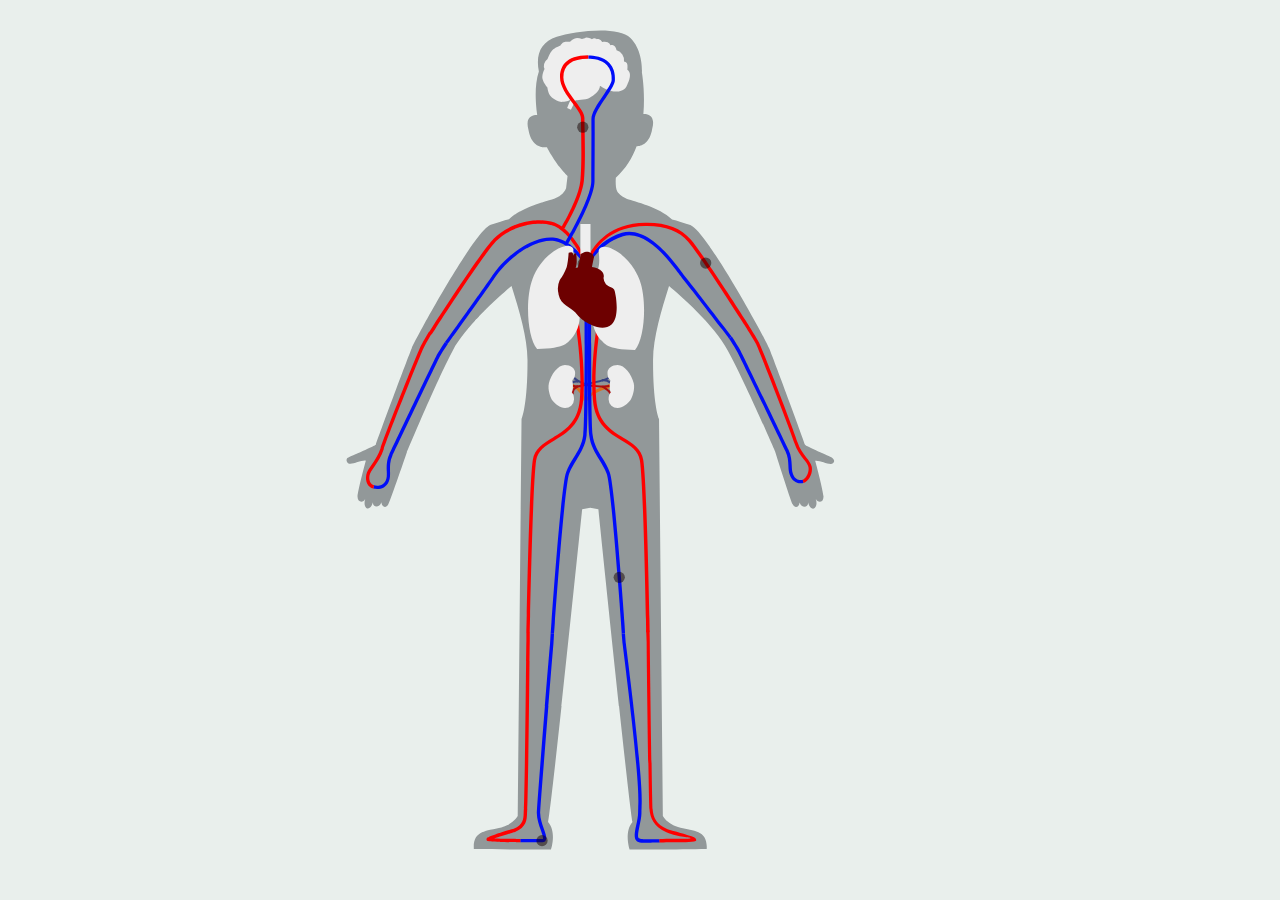
<file: scripts/archieSVGTemplate.html>
<!DOCTYPE html>
<html lang="en">
<head>
    <meta charset="UTF-8">
    <meta name="viewport" content="width=device-width, initial-scale=1.0">
    <title>Archie SVG Template</title>
    <link rel="stylesheet" href="custom.css" />
    
    <script type="text/javascript" src="archieSVGControl.js"></script>

</head>
<body>
   
    
    <svg id="svg_body_back" version="1.1" xmlns="http://www.w3.org/2000/svg" xmlns:xlink="http://www.w3.org/1999/xlink" x="100px" y="0px"
        viewBox="200 0 500 800" class="img">

        <g id="body">
        <path  class="bg1" d="M620.7,406.8c-2-1.4-23.7-10.3-24-11.5c-2-6.4-28.3-77.1-31.9-85.7C561.3,301,509,205.1,494.7,200
            c-6-2.2-11.6-3.8-16.2-5c-11.8-10.9-33-15.8-40-18.1c-3.1-1.5-7.3-4-8.8-6.9c-1.5-3-1.4-8.6-1.2-12.1c8.8-7.7,14.7-17.5,18.5-27.8
            c4.1-0.1,11.8-2.3,13.9-15.8c3.6-13.7-6.9-13-7.9-12.9c1.7-20.3-1.3-37-1.3-37s1.3-19.4-10.2-30.7c-11.5-11.2-51.2-5.6-65.5-1
            c-14.2,4.6-18.9,15.7-15.9,30.9c-5.4,15.8-1.4,38.7-1.4,38.7s-11.7-1.4-7.9,12.9c3,18.7,16.5,15.6,16.5,15.6s7.2,14.9,18.3,25.7
            l-1.3,10.9c0,0-2,6.4-10.6,9.3c-6.9,2.3-28.2,7.2-40.2,18.1c-4.6,1.2-10.2,2.8-16.2,5c-14.3,5.1-66.6,101-70.1,109.6
            c-3.6,8.6-29.9,79.3-31.9,85.7c-0.4,1.2-22.5,10.3-25,11.9c-0.7,0.4-2.2,2.3,0,4.5c2.7,2.7,11.4-2.7,16-2c-1.5,5-7,26.7-7.4,31.6
            c-0.2,5.9,5.3,6.2,6.9,2.2c-2.8,8.2,4,13.2,6.9,3c-0.9,4.9,5.8,5.7,7.4,0.2c0.1,3.5,3.8,6.2,6.2,1.7c1.9-3.7,16.5-46.3,16.5-46.3
            s26.1-62.7,40.7-90.2c12.3-23,42.8-49.5,52.3-57.4c6.7,21.5,14.1,45.7,14.2,65.8c0.1,37.5-4.5,50.4-5.2,52.2l-0.1,0l-3.4,353.1
            c0,0-3.9,7.5-15.7,10.4c-11.8,2.9-24.4,2.3-23.3,18.9c24.6,0.6,68.6,0.3,68.6,0.3s5.2-15.3-2.6-24.3
            c3.4-16.3,30.3-278.1,30.3-278.1l7.2-1.2l7.2,1.2c0,0,26.9,261.7,30.3,278.1c-7.7,9-2.6,24.3-2.6,24.3s44,0.3,68.6-0.3
            c1.1-16.6-11.5-16.1-23.3-18.9c-11.8-2.9-15.7-10.4-15.7-10.4l-3.4-353.1l-0.1,0c-0.7-1.8-5.3-14.7-5.2-52.2
            c0.1-20.1,7.5-44.3,14.2-65.8c9.5,7.9,40,34.4,52.3,57.4C543.2,339.3,570,401,570,401s13.8,43.6,15.7,47.3c2.4,4.6,6,1.8,6.2-1.7
            c1.6,5.5,8.3,4.7,7.4-0.2c2.9,10.2,9.8,5.2,6.9-3c1.6,4,7.1,3.8,6.9-2.2c-0.4-4.9-5.9-26.6-7.4-31.6c4.6-0.7,13.4,4.7,16,2
            C623.9,409.6,621.4,407.3,620.7,406.8z" />
        </g>
        <g id="svg-kidney">
        <path  class="cls-1" d="M401.99,341.438s18.707-3.628,19.979-5.643" />
        <path  class="cls-1" d="M423.949,340.23s-4.243-2.889-7.858-2.039" />
        <path  class="cls-2" d="M423.387,344.2s-14.325,1.377-21.012,11.363" />
        <path  class="cls-2" d="M423.387,342.215s-14.53,4.568-18.342,10.142" />
        <path  class="cls-3" d="M402.375,342.215s17.753,2.338,20.727.566" />
        <path  class="cls-3" d="M423.949,349.881s-1.042-2.52-7.451-6.457" />
        <path  class="kidney" d="M444.432,340.727c-1.844-7.868-8.22-16.233-14.247-16.233-5.009,0-9.072,3.047-9.072,6.8,0,2.692.312,4.508,2.553,6.662a18.236,
            18.236,0,0,0-.566,5.246c0,2.063.056,4.091.991,5.529-1.477,1.634-1.986,3.61-1.986,6.307a7.91,7.91,0,0,0,8.08,7.727c4.464,0,8.425-3.631,10.871-6.432C442.8,354.336,445.781,346.467,444.432,340.727Z"/>
        <path  class="cls-1" d="M400.812,341.438s-8.058-3.628-9.33-5.643" />
        <path  class="cls-1" d="M389.5,340.23a7.32,7.32,0,0,1,5.953-.993" />
        <path  class="cls-2" d="M390.063,344.2s9.427-.941,9.812,11.676" />
        <path  class="cls-2" d="M390.063,342.215s7.829,4.288,9.812,11.723" />
        <path  class="cls-3" d="M400.812,342.215s-7.49,2.338-10.462.566" />
        <path  class="cls-3" d="M390.35,350.579s-1.971-3.466,4.438-7.4" />
        <path  class="kidney" d="M369.018,340.727c1.845-7.868,8.221-16.233,14.248-16.233,5.009,0,9.072,3.047,9.072,6.8,0,2.692-.312,4.508-2.554,6.662a18.228,18.228,
            0,0,1,.568,5.246c0,2.063-.057,4.091-.993,5.529,1.477,1.634,1.986,3.61,1.986,6.307a7.909,7.909,0,0,1-8.079,7.727c-4.465,0-8.426-3.631-10.871-6.432C370.646,354.336,367.67,346.467,369.018,340.727Z"/>
        </g>
        <g id="svg-brain">
        <path  class="brain" d="M367.85,52.5s1.89-5.186,4.182-7.781,7.056-4.1,7.056-4.1,1.533-2.527,3.179-3.147,5.428-.314,5.428-.314,2.757-2.914,5.41-3.264a11.271,11.271,0,0,1,5.295.819L400.867,
            34c1.211-1.539,4.293-.21,6.43.825,2.031-1.631,4.356-.018,4.356-.018s2.609-.637,4.718,2.444c6.383-1.323,7.365,3.069,7.365,3.069s4.065-1.642,5.408,4.238a9.306,9.306,0,0,1,6.639,10.052c1.824.72,
            3.774.3,2.962,7.426,5.087,3.281.328,12.307.328,12.307s-1.261,3.355-2.643,4.5c-2.412,1.992-4.735,2.729-9.862,2.417-5.238-.319-12.2-4.927-12.2-4.927s.63,5.752-9.419,10.693c-3.38,1.663-12.173,
            2.061-12.173,2.061l-4.185,8.435L385.232,95.9a65.134,65.134,0,0,1,4.02-8.732c-1.914,2.886-4.047,3.073-8.131,3.384s-9.535-3.439-11.241-5.9-2.179-6.829-2.179-6.829-3.379-3.707-4.317-7.538,
            1.749-8.96,1.749-8.96a7.257,7.257,0,0,1-.385-4.545A8.442,8.442,0,0,1,367.85,52.5Z">

        </path>
        </g>
    </svg>

    <svg id="svg-core" version="1.1" xmlns="http://www.w3.org/2000/svg" xmlns:xlink="http://www.w3.org/1999/xlink" x="0px" y="0px"
        viewBox="200 0 500 800" class="img">

        <g id="constricted_core_shape">
        <path id="ven-core-arm"  class="st0" d="M403.8,236.2c0.1-0.2,11-20.5,31.1-26.3c20.5-5.9,41.6,22.6,49.5,33.3c1.3,1.8,2.3,3,2.9,3.8
            c3.7,4.2,25.3,32.2,36,46.2c2.9,3.8,5,6.5,5.7,7.6l2.4-1.8c-0.8-1.1-3-4-6.1-8c-10.9-14.2-32-41.6-35.8-46c-0.6-0.7-1.6-2-2.8-3.7
            c-8.3-11.2-30.2-40.9-52.8-34.4c-17.6,5-28.2,19.9-31.7,25.6c-3.6-5.3-14.2-19-27.8-21.1c-16.9-2.6-42.4,13.2-56.8,35.2
            c-3.5,5.3-27.9,39.3-37.4,52.4c-1.8,2.5-3.1,4.3-3.6,4.9l2.4,1.8c0.5-0.6,1.8-2.4,3.6-5c9.6-13.2,33.9-47.1,37.4-52.5
            c13.7-20.8,38.3-36.3,53.9-33.9c15.3,2.4,27,21.6,27.1,21.8L403.8,236.2z">
        <animate begin="1s" dur="10s" 
                repeatCount="indefinite" 
                attributeName="d" 
                values="
                M403.8,236.2c0.1-0.2,11-20.5,31.1-26.3c20.5-5.9,41.6,22.6,49.5,33.3c1.3,1.8,2.3,3,2.9,3.8
                c3.7,4.2,25.3,32.2,36,46.2c2.9,3.8,5,6.5,5.7,7.6l2.4-1.8c-0.8-1.1-3-4-6.1-8c-10.9-14.2-32-41.6-35.8-46c-0.6-0.7-1.6-2-2.8-3.7
                c-8.3-11.2-30.2-40.9-52.8-34.4c-17.6,5-28.2,19.9-31.7,25.6c-3.6-5.3-14.2-19-27.8-21.1c-16.9-2.6-42.4,13.2-56.8,35.2
                c-3.5,5.3-27.9,39.3-37.4,52.4c-1.8,2.5-3.1,4.3-3.6,4.9l2.4,1.8c0.5-0.6,1.8-2.4,3.6-5c9.6-13.2,33.9-47.1,37.4-52.5
                c13.7-20.8,38.3-36.3,53.9-33.9c15.3,2.4,27,21.6,27.1,21.8L403.8,236.2z;
                M410.8,237.2c0.1-0.2,6-12.5,26.1-18.3c20.5-5.9,34.6,9.6,42.5,20.3c1.3,1.8,7.3,9,7.9,9.8
                C491,253.3,522,290,535,314c2.3,4.2,23.4,43.9,24.1,44.9l3.9,2.1c-4-15-8-34-14-47c-8.8-19.2-32-49-37-56c-4.3-6-15-18-19-23
                c-5.9-7.4-28.4-38.4-50.9-31.9c-17.6,5-35.2,20.9-38.7,26.6c-3.6-5.3-19.2-21-32.8-23.1c-16.9-2.6-52.4,22.2-66.8,44.2
                c-3.5,5.3-32.7,49.2-39.4,64.4c-4.3,9.8-13.1,40.3-13.6,40.9l-0.6,5.8c0.5-0.6,26.8-44.9,32.6-55c7.6-13.2,30.9-46.1,34.4-51.5
                c13.7-20.8,41.3-37.3,56.9-34.9c15.3,2.4,22,16.6,22.1,16.8L410.8,237.2z;   
                ">
        </animate>
        </path>
        <path id="ven-leg-rt"  class="st0" d="M373.6,563.1c0-0.2,0.3-3.8,0.7-9.8c2.2-30.6,9.1-123,12.8-132.5c1.7-4.4,4.1-8.3,6.5-12.2
            c3.9-6.3,7.9-12.8,8.9-21.5c1.7-13.6,1.2-107.7,1.2-111.7l-3,0c0,1,0.5,97.9-1.2,111.3c-1,8.1-4.6,14-8.5,20.3
            c-2.4,3.9-4.9,8-6.7,12.7c-3.9,10-10.8,102.6-13,133.4c-0.4,5.4-0.6,8.9-0.7,9.7L373.6,563.1z">
        <animate begin="1s" dur="10s" repeatCount="indefinite" attributeName="d" 
                values="
                M373.6,563.1c0-0.2,0.3-3.8,0.7-9.8c2.2-30.6,9.1-123,12.8-132.5c1.7-4.4,4.1-8.3,6.5-12.2
                c3.9-6.3,7.9-12.8,8.9-21.5c1.7-13.6,1.2-107.7,1.2-111.7l-3,0c0,1,0.5,97.9-1.2,111.3c-1,8.1-4.6,14-8.5,20.3
                c-2.4,3.9-4.9,8-6.7,12.7c-3.9,10-10.8,102.6-13,133.4c-0.4,5.4-0.6,8.9-0.7,9.7L373.6,563.1z;
                M368.6,642c0-0.2,9-24,10-58c0.9-30.7,11-151,13-161c1-5,3.9-10.5,6.2-14.3
                c3.9-6.3,7.9-12.8,8.9-21.5c1.7-13.6,1.2-107.7,1.2-111.7l-8.3-0.5c0,1-5.4,97.6-7,111c-1,8.1-6.1,13.7-10,20c-2.4,3.9-6,14-7,20
                c-1.8,10.6-9,94-9,116c0,5-1.3,67.1-1,102L368.6,642z">

        </animate>
        </path>
        <path id="ven-leg-lt"  class="st0" d="M433.8,563.1c0-0.2-0.3-3.8-0.7-9.8c-2.2-30.6-9.1-123-12.8-132.5c-1.7-4.4-4.1-8.3-6.5-12.2
            c-3.9-6.3-7.9-12.8-8.9-21.5c-1.7-13.6-1.2-107.7-1.2-111.7l3,0c0,1-0.5,97.9,1.2,111.3c1,8.1,4.6,14,8.5,20.3
            c2.4,3.9,4.9,8,6.7,12.7c3.9,10,10.8,102.6,13,133.4c0.4,5.4,0.6,8.9,0.7,9.7L433.8,563.1z">
        <animate begin="1s" dur="10s" repeatCount="indefinite" attributeName="d" values="
                M433.8,563.1c0-0.2-0.3-3.8-0.7-9.8c-2.2-30.6-9.1-123-12.8-132.5c-1.7-4.4-4.1-8.3-6.5-12.2
                c-3.9-6.3-7.9-12.8-8.9-21.5c-1.7-13.6-1.2-107.7-1.2-111.7l3,0c0,1-0.5,97.9,1.2,111.3c1,8.1,4.6,14,8.5,20.3
                c2.4,3.9,4.9,8,6.7,12.7c3.9,10,10.8,102.6,13,133.4c0.4,5.4,0.6,8.9,0.7,9.7L433.8,563.1z;
                M443,642c0-0.2-9-24-10-58c-0.9-30.7-11-151-13-161c-1-5-3.9-10.5-6.2-14.3
                c-3.9-6.3-7.9-12.8-8.9-21.5c-1.7-13.6-1.2-107.7-1.2-111.7l8.3-0.5c0,1,5.4,97.6,7,111c1,8.1,6.1,13.7,10,20c2.4,3.9,6,14,7,20
                c1.8,10.6,9,94,9,116c0,5,1.3,67.1,1,102L443,642z">                             
        </animate>
        </path>
        <path id="art-leg-lt"  class="st1" d="M455.5,562c0-0.2-0.1-4.5-0.2-11.5c-0.7-32.5-2.7-123.4-5.4-141.2c-1.3-8.7-8.2-12.9-16.2-17.7
            c-11.1-6.7-23.7-14.3-25.6-36c-3.1-36.6,6.9-86.9,7-87.4l2.9,0.6c-0.1,0.5-10,50.4-6.9,86.6c1.7,20.2,13.6,27.3,24.1,33.7
            c8.3,5,16.1,9.7,17.7,19.8c2.8,18.2,4.8,109.3,5.5,141.8c0.1,6.3,0.2,10.4,0.2,11.3L455.5,562z">
        <animate begin="1s" dur="10s" repeatCount="indefinite" attributeName="d" values="
                M455.5,562c0-0.2-0.1-4.5-0.2-11.5c-0.7-32.5-2.7-123.4-5.4-141.2c-1.3-8.7-8.2-12.9-16.2-17.7
                c-11.1-6.7-23.7-14.3-25.6-36c-3.1-36.6,6.9-86.9,7-87.4l2.9,0.6c-0.1,0.5-10,50.4-6.9,86.6c1.7,20.2,13.6,27.3,24.1,33.7
                c8.3,5,16.1,9.7,17.7,19.8c2.8,18.2,4.8,109.3,5.5,141.8c0.1,6.3,0.2,10.4,0.2,11.3L455.5,562z;
                M457,644c-0.1-5-2.2-86.5-3-93c-2.3-18.5-6.3-120.3-9-138c-1.3-8.7-6-11.2-14-16
                c-11.1-6.7-23.1-16.3-25-38c-3.1-36.6,1.9-90.2,2-90.7l14,0.7c-0.1,0.5-6.1,49.9-3,86c1.7,20.2,11.5,24.7,22,31
                c8.3,5,15.1,12,17,22c3,15.7,9.7,132.9,8,159c-0.3,4-6.5,71-7,76L457,644z">                             
        </animate>
        </path>
        <path id="art-leg-rt"  class="st1" d="M352,562l-3-0.1c0-1,0.1-6.3,0.3-14.5c0.7-34.8,2.7-121,5.4-138.6c1.5-10.1,9.4-14.8,17.7-19.8
            c10.5-6.3,22.4-13.5,24.1-33.7c3.1-36.1-6.8-86.1-6.9-86.6l2.9-0.6c0.1,0.5,10.1,50.9,7,87.4c-1.9,21.7-14.5,29.3-25.6,36
            c-8,4.8-14.9,9-16.2,17.7c-2.6,17.2-4.6,103.4-5.4,138.2C352.1,556.3,352,561.8,352,562z">
        <animate begin="1s" dur="10s" repeatCount="indefinite" attributeName="d" values="
                M352,562l-3-0.1c0-1,0.1-6.3,0.3-14.5c0.7-34.8,2.7-121,5.4-138.6c1.5-10.1,9.4-14.8,17.7-19.8
                c10.5-6.3,22.4-13.5,24.1-33.7c3.1-36.1-6.8-86.1-6.9-86.6l2.9-0.6c0.1,0.5,10.1,50.9,7,87.4c-1.9,21.7-14.5,29.3-25.6,36
                c-8,4.8-14.9,9-16.2,17.7c-2.6,17.2-4.6,103.4-5.4,138.2C352.1,556.3,352,561.8,352,562z;
                M351,647l-2,0c-1-7-2-96-2-105c0-15,4.3-115.4,7-133c1.5-10.1,8.7-16,17-21
                c10.5-6.3,18.3-12.8,20-33c3.1-36.1-3.9-85.5-4-86l13-1c0.1,0.5,5.1,56.4,2,93c-1.9,21.7-14.9,34.3-26,41c-8,4.8-8.7,11.3-10,20
                c-2.6,17.2-6,104-6,115C360,550,360,612,351,647z">

        </animate>
        </path>
        <path id="art-arms"  class="st1" d="M404,235.9c0.3-1.4,8.9-34.4,50.6-35c17.6-0.3,30,4.3,38.2,14c10.1,12,36.7,53.2,47.9,70.6
            c3,4.7,4.9,7.7,5,7.8l2.5-1.6c-0.3-0.5-2.3-3.6-5.2-8.2c-11.3-17.6-37.6-58.3-47.9-70.5c-8.8-10.4-22-15.4-40.5-15
            c-35.5,0.6-48.4,24.1-52.1,33.5c-1.5-3.3-4-8.4-7.4-13.7c-7.7-12-15.8-19.1-24.2-20.9c-22.2-4.8-43.1,6.8-51,15.3
            c-11.3,12-44.8,63.4-54.9,79.1c-1,1.5-1.7,2.7-2.2,3.5c-0.3,0.5-0.5,0.8-0.6,1l2.5,1.6c0,0,0.2-0.4,0.6-0.9
            c0.5-0.7,1.2-1.9,2.3-3.5c10-15.5,43.6-67,54.6-78.7c8-8.6,28.3-18.7,48.2-14.4c18.2,3.9,30.9,36.1,31,36.4">
        <animate begin="1s" dur="10s" repeatCount="indefinite" attributeName="d" values="
                M404,235.9c0.3-1.4,8.9-34.4,50.6-35c17.6-0.3,30,4.3,38.2,14c10.1,12,36.7,53.2,47.9,70.6
                c3,4.7,4.9,7.7,5,7.8l2.5-1.6c-0.3-0.5-2.3-3.6-5.2-8.2c-11.3-17.6-37.6-58.3-47.9-70.5c-8.8-10.4-22-15.4-40.5-15
                c-35.5,0.6-48.4,24.1-52.1,33.5c-1.5-3.3-4-8.4-7.4-13.7c-7.7-12-15.8-19.1-24.2-20.9c-22.2-4.8-43.1,6.8-51,15.3
                c-11.3,12-44.8,63.4-54.9,79.1c-1,1.5-1.7,2.7-2.2,3.5c-0.3,0.5-0.5,0.8-0.6,1l2.5,1.6c0,0,0.2-0.4,0.6-0.9
                c0.5-0.7,1.2-1.9,2.3-3.5c10-15.5,43.6-67,54.6-78.7c8-8.6,28.3-18.7,48.2-14.4c18.2,3.9,30.9,36.1,31,36.4;
                M411,236.9c0.3-1.4,1.9-31.4,43.6-32c17.6-0.3,30,8.3,38.2,18c10.1,12,30.7,46.2,41.9,63.6
                c3,4.7,29.4,49.6,35,56.8l1.4-0.2c-5-27-13-46-21.1-59.6c-10.7-18-36.6-58.3-46.9-70.5c-8.8-10.4-30-20.4-48.5-20
                c-35.5,0.6-48.4,22.1-52.1,31.5c-1.5-3.3-4-2.4-7.4-7.7c-7.7-12-17.8-20.1-26.2-21.9c-22.2-4.8-53.1,8.8-61,17.3
                c-11.3,12-39.8,63.4-49.9,79.1c-1,1.5-8.6,16-10.2,21.5c-1.6,5.5-6.5,30.3-6.6,30.5l2.5-0.8c0,0,4.2-7.4,4.6-7.9
                c0.5-0.7,24.2-39.9,25.3-41.5c10-15.5,37.6-63,48.6-74.7c8-8.6,23.3-14.7,43.2-10.4c18.2,3.9,29.9,29.1,30,29.4">                             
        </animate>
        </path>
        <path id="ven-head"  class="st0" d="M385.8,217.3l-2.6-1.5c0.2-0.4,23.4-39.2,23.5-55c0.1-16.6,0.2-47.6,0.1-54.7c-0.1-5.6,5.1-13.3,10.2-20.7
            c3.7-5.5,7.6-11.2,7.8-14.2c0.3-5.7-1.1-10.1-4.1-13.3c-4.7-4.9-12.4-5.6-16.6-5.6v-3c4.7,0,13.3,0.9,18.7,6.6
            c3.6,3.8,5.2,9,4.9,15.5c-0.2,3.8-3.9,9.3-8.3,15.7c-4.6,6.7-9.7,14.3-9.7,19c0.1,7.1,0,38.1-0.1,54.8
            C409.6,177.3,386.8,215.6,385.8,217.3z">
        <animate begin="1s" dur="10s" repeatCount="indefinite" attributeName="d" values="
                M385.8,217.3l-2.6-1.5c0.2-0.4,23.4-39.2,23.5-55c0.1-16.6,0.2-47.6,0.1-54.7c-0.1-5.6,5.1-13.3,10.2-20.7
                c3.7-5.5,7.6-11.2,7.8-14.2c0.3-5.7-1.1-10.1-4.1-13.3c-4.7-4.9-12.4-5.6-16.6-5.6v-3c4.7,0,13.3,0.9,18.7,6.6
                c3.6,3.8,5.2,9,4.9,15.5c-0.2,3.8-3.9,9.3-8.3,15.7c-4.6,6.7-9.7,14.3-9.7,19c0.1,7.1,0,38.1-0.1,54.8
                C409.6,177.3,386.8,215.6,385.8,217.3z;
                M387,225l-8-7c0.2-0.4,24.9-42.3,25-58c0.1-16.6,0-46.9,0-54c0-9,4-14.6,9-22
                c3.7-5.5,6.9-8,7-11c0.3-5.7,0.1-7.9-3-11c-3-3-8.8-3.8-13-3.8v-16c9-0.2,17.3,3.9,22.7,9.6c3.6,3.8,7.2,14,6.9,20.5
                c-0.2,3.8-3.9,12.3-8.3,18.7c-4.6,6.7-9.5,12.4-9.4,17c0.1,7.1,0.1,37.3,0,54C415.9,178.6,388,223.4,387,225z
                "></animate>
        </path>
        <path id="art-head"  class="st1" d="M382.8,203.3l-2.6-1.5c0.2-0.3,15.2-25.4,16.8-41.1c1.3-12.7,0.8-35.8,0.6-48.2c-0.1-3.4-0.1-6.1-0.1-7.6
            c0-3.3-3.6-8.1-7.4-13.2c-5.3-7-11.2-14.9-11.2-23c0-8.9,4.4-19.5,25.1-19.5c0,0,0,0,0,0l0,3c0,0,0,0,0,0
            c-14.6,0-22.1,5.5-22.1,16.5c0,7.1,5.6,14.6,10.6,21.2c4.3,5.7,8.1,10.7,8.1,15c0,1.5,0.1,4.1,0.1,7.5c0.3,12.5,0.8,35.7-0.6,48.5
            C398.3,177.3,383.4,202.2,382.8,203.3z">
        <animate begin="1s" dur="10s" repeatCount="indefinite" attributeName="d" values="
                M382.8,203.3l-2.6-1.5c0.2-0.3,15.2-25.4,16.8-41.1c1.3-12.7,0.8-35.8,0.6-48.2c-0.1-3.4-0.1-6.1-0.1-7.6
                c0-3.3-3.6-8.1-7.4-13.2c-5.3-7-11.2-14.9-11.2-23c0-8.9,4.4-19.5,25.1-19.5c0,0,0,0,0,0l0,3c0,0,0,0,0,0
                c-14.6,0-22.1,5.5-22.1,16.5c0,7.1,5.6,14.6,10.6,21.2c4.3,5.7,8.1,10.7,8.1,15c0,1.5,0.1,4.1,0.1,7.5c0.3,12.5,0.8,35.7-0.6,48.5
                C398.3,177.3,383.4,202.2,382.8,203.3z;    
                M384,207l-11-5c0.2-0.3,15.3-25.3,17-41c1.3-12.7,1.9-36.2,1.6-48.6c-0.1-3.4-0.1-6.1-0.1-7.6
                c0-3.3-5.6-8.1-9.4-13.2c-5.3-7-8.2-14.9-8.2-23c0-8.9,9.4-26.5,30.1-26.5c0,0,0,0,0,0l0,16c0,0,0,0,0,0C389.3,58.2,387,63,387,71
                c0,7.1,4,10.4,9,17c4.3,5.7,7,10.7,7,15c0,1.5-0.1,5.6,0,9c0.3,12.5,0.4,35.1-1,48C400.3,176.4,384.6,205.9,384,207z"></animate>
        </path>
        </g>

    </svg>

    <svg id="svg-peripheral" version="1.1" xmlns="http://www.w3.org/2000/svg" xmlns:xlink="http://www.w3.org/1999/xlink" x="0px" y="0px"
        viewBox="200 0 500 800" class="img">

    <g id="constricted_periphery_shape">
    <path id="ven-arm-lf"  class="st0" d="M592.7,429.6c-4.3,0-7.8-2.7-9.6-7.6c-1-2.7-1.1-5.4-1.2-8.3c-0.2-3.9-0.3-7.9-2.6-12.7
        c-4.3-9.1-39-80.9-42.3-87.3c-2.1-4.1-7.9-12.8-7.9-12.8l2.5-1.7c0.2,0.4,5.9,8.9,8.1,13.2c3.3,6.4,38,78.2,42.3,87.4
        c2.5,5.4,2.7,9.9,2.9,13.9c0.1,2.7,0.2,5.1,1,7.4c2.1,6,6.4,5.9,8.8,5.4l0.7,2.9C594.4,429.5,593.5,429.6,592.7,429.6z">
    <animate begin="1s" dur="10s" repeatCount="indefinite" attributeName="d" values="
            M592.7,429.6c-4.3,0-7.8-2.7-9.6-7.6c-1-2.7-1.1-5.4-1.2-8.3c-0.2-3.9-0.3-7.9-2.6-12.7
            c-4.3-9.1-39-80.9-42.3-87.3c-2.1-4.1-7.9-12.8-7.9-12.8l2.5-1.7c0.2,0.4,5.9,8.9,8.1,13.2c3.3,6.4,38,78.2,42.3,87.4
            c2.5,5.4,2.7,9.9,2.9,13.9c0.1,2.7,0.2,5.1,1,7.4c2.1,6,6.4,5.9,8.8,5.4l0.7,2.9C594.4,429.5,593.5,429.6,592.7,429.6z;
            M597,445c-4.3,0-14.3-5.1-16-10c-1-2.7-5.4-19.5-6.1-22.3c-0.9-3.7-7.6-20.9-9.9-25.7
            c-4.3-9.1-13.8-37.5-17-44c-1.8-3.7-15.6-36.8-20-44l1-3c18,18,25,28,30,42c2.4,6.8,15,36.3,18,45c1.9,5.6,9.8,23,10,27
            c0.1,2.7,0.9,8.8,2,11c1,2,3,5,5,4l7,19C599.6,444.7,597.9,445,597,445z
            "></animate>
    </path>
    <path id="ven-arm-rt"  class="st0" d="M216.4,434.7c-1.2,0-2.4-0.2-3.5-0.4l0.7-2.9c1.8,0.4,7.9,1.4,10.5-4.6c1-2.1,0.9-4.8,0.8-8
        c-0.1-4.4-0.3-9.4,2.3-15c4.8-10.2,38.2-80.3,41.3-86.5c2.2-4.3,7.9-12.8,8.1-13.2l2.5,1.7c-0.1,0.1-5.8,8.7-7.9,12.8
        c-3.1,6.2-36.4,76.2-41.3,86.5c-2.3,4.9-2.2,9.5-2.1,13.6c0.1,3.4,0.2,6.5-1.1,9.3C224.7,433,220.4,434.7,216.4,434.7z">
    <animate begin="1s" dur="10s" repeatCount="indefinite" attributeName="d" values="
            M216.4,434.7c-1.2,0-2.4-0.2-3.5-0.4l0.7-2.9c1.8,0.4,7.9,1.4,10.5-4.6c1-2.1,0.9-4.8,0.8-8
            c-0.1-4.4-0.3-9.4,2.3-15c4.8-10.2,38.2-80.3,41.3-86.5c2.2-4.3,7.9-12.8,8.1-13.2l2.5,1.7c-0.1,0.1-5.8,8.7-7.9,12.8
            c-3.1,6.2-36.4,76.2-41.3,86.5c-2.3,4.9-2.2,9.5-2.1,13.6c0.1,3.4,0.2,6.5-1.1,9.3C224.7,433,220.4,434.7,216.4,434.7z;
            M219,447c-1,0-5,0-7-1l2.6-15.6c1.8,0.4,4.4,1.6,6.5-3.6c0.9-2.2-0.1-6.8-0.2-10
            c-0.1-4.4,3.4-9.3,6-14.8c4.8-10.2,15.8-37.6,20-47c14-31,15-41,35-57l3-1c-0.1,0.1-12.4,29.2-14,33c-3,7-27.2,66.8-32,77
            c-2.3,4.9-4.1,9.9-4,14c0.1,3.4-3,15-5,18C227,443.5,220,447,219,447z
            "></animate>
    </path>

    <path id="ven-leg-lf"  class="st0" d="M459.5,749c-1,0-1.9,0-3,0c-1.4,0-3.1,0-5.3,0c-2,0-3.6-0.6-4.6-1.9
        c-2.3-2.8-1.2-8,0.1-13.9c0.8-3.7,1.6-7.4,1.6-10.7c0-1.7,0.1-3.2,0.1-4.8c0.4-10.3,1-25.9-13.9-145.6c0-0.3-0.6-6.2-0.8-9l3-0.1
        c0.1,2.7,0.7,8.7,0.7,8.8c14.9,119.9,14.4,135,14,146.1c-0.1,1.6-0.1,3-0.1,4.7c0,3.6-0.9,7.5-1.7,11.3c-1,4.8-2.1,10.5-0.6,11.2
        c2,1,6.1,1,7.5,1c3.4,0,5.4,0,10.9-0.2l0.1,3C463.7,749,461.6,749,459.5,749z">
    <animate begin="1s" dur="10s" repeatCount="indefinite" attributeName="d" values="
            M459.5,749c-1,0-1.9,0-3,0c-1.4,0-3.1,0-5.3,0c-2,0-3.6-0.6-4.6-1.9
            c-2.3-2.8-1.2-8,0.1-13.9c0.8-3.7,1.6-7.4,1.6-10.7c0-1.7,0.1-3.2,0.1-4.8c0.4-10.3,1-25.9-13.9-145.6c0-0.3-0.6-6.2-0.8-9l3-0.1
            c0.1,2.7,0.7,8.7,0.7,8.8c14.9,119.9,14.4,135,14,146.1c-0.1,1.6-0.1,3-0.1,4.7c0,3.6-0.9,7.5-1.7,11.3c-1,4.8-2.1,10.5-0.6,11.2
            c2,1,6.1,1,7.5,1c3.4,0,5.4,0,10.9-0.2l0.1,3C463.7,749,461.6,749,459.5,749z;     
            M459.5,753c-1,0-1.9,0-3,0c-1.4,0-6.1,0-8.3,0c-2,0-4.6-1.6-5.6-2.9
            c-2.3-2.8-2.9-6.2-1.6-12.1c0.8-3.7,4-3.8,4-7c0-1.7,0.1-2.4,0-4c-1-11-9-68-11.5-130.9c0-0.3-1.6-61.2-1.8-64l2-6.1
            c0.1,2.7,11.7,58.7,11.7,58.8c6.5,85.3,10.4,122,10,133.1c-0.1,1.6,0.6,6.5,0.6,8.2c0,3.6,0.5,4-0.4,7.8c-1,4.8-4.1,6.5-2.6,7.2
            c2,1,2.1,1,3.5,1c3.4,0,5.4,0,10.9-0.2l0.1,11C463.7,753,461.6,753,459.5,753z
            "></animate>
    </path>
    <path id="ven-leg-rt"  class="st0" d="M363.3,748.7c-3.8,0-6.8,0-9.8,0c-3,0-6,0-9.9,0v-3c3.8,0,6.9,0,9.9,0
        c3,0,6,0,9.8,0c0.2,0,0.3,0,0.4,0c0.5-0.8-1-5.2-2-8.1c-1.6-4.6-3.4-9.9-3.4-14.6c0-7.6,11.1-144.5,11.7-150.3l0.6-9.8l3,0.2
        l-0.6,9.8c-0.1,1.5-11.7,142.6-11.7,150.1c0,4.2,1.7,9.2,3.2,13.6c1.8,5.1,3,8.8,1.5,10.8C365.7,748,364.9,748.7,363.3,748.7z">
    <animate begin="1s" dur="10s" repeatCount="indefinite" attributeName="d" values="
            M363.3,748.7c-3.8,0-6.8,0-9.8,0c-3,0-6,0-9.9,0v-3c3.8,0,6.9,0,9.9,0
            c3,0,6,0,9.8,0c0.2,0,0.3,0,0.4,0c0.5-0.8-1-5.2-2-8.1c-1.6-4.6-3.4-9.9-3.4-14.6c0-7.6,11.1-144.5,11.7-150.3l0.6-9.8l3,0.2
            l-0.6,9.8c-0.1,1.5-11.7,142.6-11.7,150.1c0,4.2,1.7,9.2,3.2,13.6c1.8,5.1,3,8.8,1.5,10.8C365.7,748,364.9,748.7,363.3,748.7z;
            M368.3,752.7c-3.8,0-11.8,0-14.8,0c-3,0-6,0-9.9,0v-14c3.8,0,3.9,0,6.9,0
            c3,0,1.5,0.3,4.8-1c0.2-0.1,1.3-1,1.4-1c0.5-0.8,0.9-2.1,0-5.1c-0.7-2.6-0.4-3.9-0.4-8.6c0-7.6,11.1-144.5,11.7-150.3l7.6-62.8
            l1,0.2l1.4,86.8c-0.1,1.5-9,119.1-9.7,127.1c-0.5,6.1-2.3,5,1.2,9.6c3.3,4.3,3,15.8,1.5,17.8C370.7,752,369.9,752.7,368.3,752.7z
            "></animate>
    </path>

    <path id="art-arm-lf"  class="st1" d="M595.4,429.3l-0.8-2.9c2.9-0.8,6.1-6.6,5.1-11.3c-0.4-2-2.1-4.2-4.2-6.8c-2.8-3.6-6.3-8-8.2-14.2
        c-3.2-10.2-31.7-83.8-34.3-88.5c-2.6-4.8-7.5-12.3-7.5-12.4l2.5-1.6c0.2,0.3,5,7.7,7.6,12.6c2.8,5,31.2,78.3,34.5,89.1
        c1.8,5.7,4.9,9.7,7.7,13.3c2.3,2.9,4.2,5.4,4.8,8.1C603.9,420.5,600.2,428,595.4,429.3z">
    <animate begin="1s" dur="10s" repeatCount="indefinite" attributeName="d" values="
            M595.4,429.3l-0.8-2.9c2.9-0.8,6.1-6.6,5.1-11.3c-0.4-2-2.1-4.2-4.2-6.8c-2.8-3.6-6.3-8-8.2-14.2
            c-3.2-10.2-31.7-83.8-34.3-88.5c-2.6-4.8-7.5-12.3-7.5-12.4l2.5-1.6c0.2,0.3,5,7.7,7.6,12.6c2.8,5,31.2,78.3,34.5,89.1
            c1.8,5.7,4.9,9.7,7.7,13.3c2.3,2.9,4.2,5.4,4.8,8.1C603.9,420.5,600.2,428,595.4,429.3z;                           
            M601,444l-7-19c2-1,1.9-3.3,1-8c-0.4-2-2-4.4-4-7c-2.8-3.6-13.4-31-16-37
            c-7-16-16.8-39.2-19-47c-2-7-18-46-21-50l1-2c17,13,28,38,35,57c2,5.4,17.6,41.2,21,52c1.8,5.7,5,19,11,23c3.1,2,7,20.2,7,23
            C610,435,606,442,601,444z"></animate>
    </path>
    <path id="art-arm-rt"  class="st1" d="M212.9,434.3c-4.8-1.3-7.4-6.5-6.2-12.4c0.5-2.7,2.6-5.6,4.9-9c2.8-4.1,6-8.8,7.8-14.5c3.1-10,33.1-86,36-91.3
        c2.6-4.8,7.1-12.5,7.1-12.5l2.6,1.5c0,0.1-4.4,7.7-7.1,12.5c-2.4,4.4-32.2,79.2-35.8,90.7c-1.9,6.1-5.4,11.2-8.2,15.3
        c-2.1,3.1-4,5.8-4.4,7.9c-0.9,4.3,0.8,8.1,4,8.9L212.9,434.3z">
    <animate begin="1s" dur="10s" repeatCount="indefinite" attributeName="d" values="
            M212.9,434.3c-4.8-1.3-7.4-6.5-6.2-12.4c0.5-2.7,2.6-5.6,4.9-9c2.8-4.1,6-8.8,7.8-14.5c3.1-10,33.1-86,36-91.3
            c2.6-4.8,7.1-12.5,7.1-12.5l2.6,1.5c0,0.1-4.4,7.7-7.1,12.5c-2.4,4.4-32.2,79.2-35.8,90.7c-1.9,6.1-5.4,11.2-8.2,15.3
            c-2.1,3.1-4,5.8-4.4,7.9c-0.9,4.3,0.8,8.1,4,8.9L212.9,434.3z;     
            M212,446c-4.8-1.3-11.2-9.1-10-15c0.5-2.7,2.7-13.6,5-17c2.8-4.1,6.2-11.3,8-17
            c3.1-10,31.1-83.7,34-89c2.6-4.8,25-30.9,25-31l2,2c0,0.1-10,25-12,32c-1.4,4.8-32.6,79.1-38,90c-3,6-5.2,12.9-8,17
            c-2.1,3.1-4,5.9-4,8c0,2-0.4,3.4,0.6,4.4L212,446z"></animate>
    </path>
    <path id="art-leg-lf"  class="st1" d="M455.5,561.1c0.1-0.9,0.3-1.6,1.4-1.6c1.1,0,1.4,0.5,1.5,1.6l0.1,1.4
        c0,0.9,0.1,2.1,0.1,3.4l0.1,4.9c0,1.4,1.9,140.8,2.5,148.2c0.7,7.8,3.2,13.5,13.3,18C499,744,500,744,500,747
        c0,1.9-19.9,1.6-19.9,1.6s-8.8,0.1-12.7,0.2l-0.1-3c3.9-0.1,8.4-0.2,12.7-0.2c4.3-0.1,14,0.4,15-0.6c0-1-10.1-0.6-21.5-5.3
        s-14.5-13.1-15.1-20.6c-0.7-7.5-2.5-142.6-2.5-148.4L455.5,561.1z">
    <animate begin="1s" dur="10s" repeatCount="indefinite" attributeName="d" values="
            M455.5,561.1c0.1-0.9,0.3-1.6,1.4-1.6c1.1,0,1.4,0.5,1.5,1.6l0.1,1.4
            c0,0.9,0.1,2.1,0.1,3.4l0.1,4.9c0,1.4,1.9,140.8,2.5,148.2c0.7,7.8,3.2,13.5,13.3,18C499,744,500,744,500,747
            c0,1.9-19.9,1.6-19.9,1.6s-8.8,0.1-12.7,0.2l-0.1-3c3.9-0.1,8.4-0.2,12.7-0.2c4.3-0.1,14,0.4,15-0.6c0-1-10.1-0.6-21.5-5.3
            s-14.5-13.1-15.1-20.6c-0.7-7.5-2.5-142.6-2.5-148.4L455.5,561.1z;  
            M453.5,522.1c0.1-0.9,1.1-33.6,1.4-34.6c0.7-2.2,4,41.6,6.5,56.6l3.1,12.4
            c0,0.9,1.1,8.1,1.1,9.4l0.1,4.9c0,1.4,2.1,140.8,2.5,148.2c0.7,13.1,8.2,13.5,18.3,18C510,740,508,748,508,751
            c0,1.9-27.9,1.6-27.9,1.6s-8.8,0.1-12.7,0.2l-0.1-11c3.9-0.1,4.4-0.2,8.7-0.2c4.3-0.1-5,0.4-4-0.6c0-1,5.9,3.4-5.5-1.3
            s-9.5-13.1-10.1-20.6c-0.7-7.5-2.5-142.6-2.5-148.4L453.5,522.1z
            "></animate>
    </path>
    <path id="art-leg-rt"  class="st1" d="M343.7,748.6c-29.4,0-29.7-0.8-30.1-2c-0.1-0.4-0.1-0.9,0.1-1.3
        c1.2-2.3,21.3-7.8,24.1-8.6c8.5-3.9,8.6-8.5,8.8-14.3c0-1.2,0.1-2.5,0.2-3.7c0.7-7.4,2.1-147.4,2.2-148.8l0-8.2l3,0l0,8.2
        c-0.1,5.8-1.5,141.6-2.2,149.1c-0.1,1.2-0.1,2.4-0.2,3.6c-0.2,6.1-0.4,12.4-10.7,17c0,0-13.8,4-18.5,5.7c5.1,0.2,13.7,0.4,23.2,0.4
        V748.6z">
    <animate begin="1s" dur="10s" repeatCount="indefinite" attributeName="d" values="
            M343.7,748.6c-29.4,0-29.7-0.8-30.1-2c-0.1-0.4-0.1-0.9,0.1-1.3
            c1.2-2.3,21.3-7.8,24.1-8.6c8.5-3.9,8.6-8.5,8.8-14.3c0-1.2,0.1-2.5,0.2-3.7c0.7-7.4,2.1-147.4,2.2-148.8l0-8.2l3,0l0,8.2
            c-0.1,5.8-1.5,141.6-2.2,149.1c-0.1,1.2-0.1,2.4-0.2,3.6c-0.2,6.1-0.4,12.4-10.7,17c0,0-13.8,4-18.5,5.7c5.1,0.2,13.7,0.4,23.2,0.4
            V748.6z;
            M343.7,752.6c-29.4,0-37.7-0.8-38.1-2c-0.1-0.4-0.1-4.9,0.1-5.3
            c1.2-2.3,20.3-7.8,23.1-8.6c8.5-3.9,13.6-8.5,13.8-14.3c0-1.2,0.1-2.5,0.2-3.7c0.7-7.4,5.1-146.3,5.2-147.7l3-65.3l1-1l7,79.3
            c-0.1,5.8-2.5,127.5-3.2,135c-0.1,1.2-0.1,7.4-0.2,8.6c-0.2,6.1,0.6,5.4-9.7,10c0,0-1.8,0-6.5,1.7c5.1,0.2-5.3-0.6,4.2-0.6V752.6z
            "></animate>
    </path>
    </g>
    </svg>

    <svg id="lungs" version="1.1" xmlns="http://www.w3.org/2000/svg" xmlns:xlink="http://www.w3.org/1999/xlink" x="0px" y="0px"
        viewBox="200 0 500 800" class="img">

    <defs>
    <mask id="lung-mask">

        <path  fill="white"
            d="M449.731,249.133c-6.672-18.346-22.793-29.744-31.688-29.744,0,0-3.684,
            0-4.727,3.057-.345,1.044,1.53,9.869-.417,16.122-.854,2.747-1.709,8.237-2.483,14.531L406,249.176V199h-9v49.882l-3.352,2.988a101.9,
            101.9,0,0,0-2.45-14.255c-1.946-6.254-.071-15.079-.417-16.123-1.043-3.057-4.726-3.057-4.726-3.057-8.895,0-25.016,
            11.4-31.689,29.745s-4.448,51.98,4.17,61.986c25.573-.277,27.519-6.393,30.021-8.616s8.617-11.119,
            7.783-21.96c-.383-4.978-1.046-12.777-1.858-20.426l6.852-6.108,8.253,7.333c-.8,7.561-1.451,15.235-1.829,20.154-.834,10.842,
            5.281,19.736,7.783,21.961s4.447,8.338,30.02,8.615C454.18,301.113,456.4,267.478,449.731,249.133Z" />   
    </mask>
    </defs>    
    <g id="lung">
    <path  class="lung" 
        d="M449.731,249.133c-6.672-18.346-22.793-29.744-31.688-29.744,0,0-3.684,
        0-4.727,3.057-.345,1.044,1.53,9.869-.417,16.122-.854,2.747-1.709,8.237-2.483,14.531L406,249.176V199h-9v49.882l-3.352,2.988a101.9,
        101.9,0,0,0-2.45-14.255c-1.946-6.254-.071-15.079-.417-16.123-1.043-3.057-4.726-3.057-4.726-3.057-8.895,0-25.016,
        11.4-31.689,29.745s-4.448,51.98,4.17,61.986c25.573-.277,27.519-6.393,30.021-8.616s8.617-11.119,
        7.783-21.96c-.383-4.978-1.046-12.777-1.858-20.426l6.852-6.108,8.253,7.333c-.8,7.561-1.451,15.235-1.829,20.154-.834,10.842,
        5.281,19.736,7.783,21.961s4.447,8.338,30.02,8.615C454.18,301.113,456.4,267.478,449.731,249.133Z" />                    
    </g>

    <rect id="svg-lungfill" x="0" y="0" width="750" height="150" class="lungfill" mask="url(#lung-mask)"/>

    </svg>
    
    <svg id="svg_body_front" version="1.1" xmlns="http://www.w3.org/2000/svg" xmlns:xlink="http://www.w3.org/1999/xlink" x="0px" y="0px"
        viewBox="200 0 500 800" class="img">

        <!-- blood path -->
        <g id="paths">
            <path id="headpath"   class="path" 
                d="M385.578,214.771S398.5,224.5,406.5,239.5c1-3-16.172-28.586-19-30,0-3,20.625-36.33,20.676-48.75.069-17.083.192-47.716.069-54.75-.167-9.5,17.575-27.408,17.921-34.833C427,53.333,412.25,50.7,403.99,50.7c-8.906-.007-23.6,1.964-23.656,17.964C380.284,82.333,399,96.167,399,104.833c0,7.036,1.25,39.667-.457,55.917S382.6,201.417,382.6,201.417Z" transform="translate(-207.413 -50.203)"/>
            <circle  r="5" class="dot">
            <animateMotion dur="5s" repeatCount="indefinite"  keyPoints="1;0" keyTimes="0;1" calcMode=linear>
            <mpath xlink:href="#headpath"></mpath>
            </animateMotion>
            </circle>

            <path id="arm_left"  class="path" d="M403.3,244.928S409.1,208,433.943,208c25.724,0,49.7,32.461,54.557,38.11s39.209,49.683,41.834,53.89,45.958,91.167,50.291,100.334c4.134,8.745,1.725,15.1,3.875,21.167,2.073,5.854,6.376,7.338,10.543,6.338,3.792-1,7.291-7.671,6.232-13s-9.108-10.5-12.441-21.167-31.758-83.929-34.425-88.782-7.575-12.5-7.575-12.5-39.941-63-53-78.554c-9.139-10.884-22.775-14.78-39.334-14.514-43.441.7-51.726,29.681-51.726,29.681l.476,29.833Z" transform="translate(-207.413 -50.203)"/>
            <circle  r="5" class="dot">
            <animateMotion dur="5s" repeatCount="indefinite"  keyPoints="1;0" keyTimes="0;1" calcMode=linear>
            <mpath xlink:href="#arm_left"></mpath>
            </animateMotion>
            </circle>

            <path id="arm_right"  class="path" d="M277.965,305s-5.848,8.748-8,13c-3.161,6.248-36.965,77.334-41.3,86.5s-.6,17.238-3.143,22.9-8.1,6.434-12.268,5.434c-3.792-1-6.147-5.338-5.089-10.671s9.333-12.666,12.666-23.333,33.237-86.156,35.9-91.012,6.514-11.474,6.514-11.474S307.693,227.013,320.834,213c7.5-8,28-19.5,49.574-14.833C389.655,202.329,404.467,234,404.467,234L403.3,256.25l-.807-9.195S399.231,213,374.355,213c-16.569,0-41.5,13.5-55.355,34.583C314.908,253.809,281.3,300.5,277.965,305Z" transform="translate(-207.413 -50.203)"/>
            <circle  r="5" class="dot">
            <animateMotion dur="5s" repeatCount="indefinite"  keyPoints="1;0" keyTimes="0;1" calcMode=linear>
            <mpath xlink:href="#arm_right"></mpath>
            </animateMotion>
            </circle>

            <path id="leg_left"  class="path" d="M467.354,747.359c12.822-.337,31.626-.341,31.855-1.026.333-1-17.793-6-25.125-8C462.75,733.25,460.5,726.5,459.834,719S456.908,557.122,457,562c0,0-2.333-131-5.666-152.875s-38.667-16.792-41.805-53.563,6.969-86.994,6.969-86.994l-11.343,6.912s-.488,97.854,1.179,111.521,10.832,21.667,15.332,33.333S435.25,563,435.25,563c.125,2.75,14.584,146.325,14.584,159.5,0,10.25-7.719,24.991,1.332,24.991,7.617,0,8.537.15,16.251-.132" transform="translate(-207.413 -50.203)"/>
            <circle  r="5" class="dot">
            <animateMotion dur="5s" repeatCount="indefinite"  keyPoints="1;0" keyTimes="0;1" calcMode=linear>
            <mpath xlink:href="#leg_left"></mpath>
            </animateMotion>
            </circle>

            <path id="leg_right"  class="path" d="M350.493,562s2.333-131,5.667-152.875,38.666-16.792,
                41.8-53.563-6.969-86.994-6.969-86.994l11.2,6.912s.627,97.854-1.039,111.521-10.834,
                21.667-15.334,33.333S374.493,563,374.493,563s-14.659,152.353-14.659,160c0,10.25,9.333,
                24.234,3.5,24.234-7.617,0-48.106-.382-48.334-1.067-.334-1,16-6,23.336-8,11.334-5.083,
                9.331-11.834,10-19.334S350.5,561.706,350.5,561.706" transform="translate(-207.413 -50.203)"/>
            <circle  r="5" class="dot">
            <animateMotion dur="5s" repeatCount="indefinite"  keyPoints="1;0" keyTimes="0;1" calcMode=linear>
            <mpath xlink:href="#leg_right"></mpath>
            </animateMotion>
            </circle>

        </g>

        <g id="heart">
        <path  class="heart" d="M426.977,257.256c-1.277-1.941-5.218-2.36-7.266-4.61a9.686,9.686,0,0,1-2.137-5.591s2.818-7.674-10.3-9.788l1.821-8.931s-1.416-4.161-5.217-4.619c-3.151-.381-6.761,2.094-6.761,2.094s-.737,
            8-2.293,11.662c-.037.087-.078.175-.117.262-.658.162-1.292.343-1.906.537v0c1.841-4.709.464-12.638.464-12.638s.014-.483-1.017-.594-1.689,2.579-1.689,2.579.226-2.9-.831-3.281a6.8,6.8,0,0,0-3.14.26s-.613,
            9.448-1.877,13.274a44.51,44.51,0,0,1-3.083,6.622c-.108.1-.17.16-.17.16s-.377.53-.9,1.464a12.452,12.452,0,0,0-2.058,3.247,17.732,17.732,0,0,0-1.017,11.286c.056.414.109.828.194,1.248,1.89,9.334,10.76,10.832,14.9,
            15.886s6.71,6.886,9.265,8.536,15.072,8.986,22.883,2.2S428.256,259.2,426.977,257.256Z"/>
        </g> 
    </svg>

    
            
</html>
</file>
<file: scripts/custom.css>
/* 
  Author: Vienna Ly
  c 2019
*/

:root {
  --contractility: 4;
    --menuW: 20%; 
    --descriptionboxBG: rgba(250,250,250,1);
}

* {
	margin: 0;
	padding: 0;
	box-sizing: border-box;
}

body {
	position: relative;
	background-color: #e9efec;
	font-family: "Helvetica", "Helvetica Newe", Helvetica, sans-serif;
	font-size: 14px;
	line-height: 1.4;
	color: #575757;
	overflow: hidden;
	min-height: 500px;
	min-width: 550px;
}
#archie-activity-container:after{
	content:"© BCIT";
	position: fixed;
	bottom: 0;
	left: 10px;
}
/* headings */
h1{
	text-transform: capitalize;
	line-height: 1.5em;
	font-size: 1.2em;
	
}
h2, .h2{
	font-size: 1.1em;
	padding: 0.5em 0.5em 0;
	font-weight: bold;
	color: #128fb3;
	text-align: right;
}
#archie-activity-container {
	height: 550px;
}
iframe#svg_frame{
	border: none;
	width: 100%;
	height: 100%;
}
table{
	border-spacing: 20px 10px;
}

#descriptionbox{
	display: box;
	min-width: 250px;
	position: absolute;
	right: var(--menuW);
	top: 0;
	background-color: var(--descriptionboxBG);
	padding:1em;
	width: 35%;
	transition: transform 1s ease-in-out;
}

#menu{
	position:absolute;
	right: 0;
	top:0;
	z-index: 100;
	max-height: 100vh;
	width: auto;
	overflow-y: auto;
	overflow-x: hidden;
	min-width: var(--menuW);
	background-color: #fff;
	max-width: 15%;
}
.menu{
	margin: 0 0 1em 0;
	display: flex;
	flex-direction:column;
}
.menu button{
	flex: 1;
	font-size: 0.9em;
	padding:.3em;
	text-align: left;
	text-transform: capitalize;
}
.ui-options button:first-child{
	font-size: 1.2em;
	font-weight: bold;
	border-radius: 0;
	background: white;
}
.ui-options button:focus,
.ui-options button:active,
.ui-options button.selected{
	background-color: #a4ebff;
}
.ui-options button.selected:after{
	content:"\f006";
	font-size:12px;
	color: #123b46;
	font-family: fontawesome;
	display:block;
	font-weight:normal;
	float:right;
}
.ui-options input{
	width: 100%;
}

/* how hide btns */
.closed{
	transform: translateY(-100%);
}
.showhideBtn{
	position: absolute;
	font-family: fontawesome;
	right: 0;
	top: 0;
	height:2em;
	display: block;
	background-color: var(--descriptionboxBG);
	padding: 0.4em .8em;
	border-bottom-left-radius: 5px;
	border-bottom-right-radius: 5px;
	cursor:pointer;
}
.closed .showhideBtn{
	position: absolute;
	right: 0;
	top: 100%;
}
.showhideBtn::before{
	content: "\f00d";
}
.closed .showhideBtn::before{
	content: "\f0c9";
}

/* UI Monitor */
table#monitor {
  background-color: #000;
	color: #fff;
  border-spacing: 20px 1.5vh;	
	width:100%;
	margin: 1em auto;
  margin: 1em auto;
}

button {
  padding: 0;
  border: none;
  font: inherit;
  color: inherit;
  background-color: transparent;
  cursor: pointer;
}
button, input:not(:disabled){
	cursor: pointer;
}

input{
	--disabledColor: #aaa;
	--enabledColor: #a4ebff;
}
input[type=range]{
	width:100%;
}
input[type=range]:not(:disabled){
	-webkit-appearance: none; /* WebKit */
  	-moz-appearance: none; /* Mozilla */
  	appearance: none; /* CSS3 */
}
input[type=range]:not(:disabled){
	background: var(--enabledColor);
}
input[type=range]:not(:disabled){
	background: var(--enabledColor);
}
input[type="range"]:not(:disabled){
	-webkit-appearance: none; /* WebKit */
  	-moz-appearance: none; /* Mozilla */
  	appearance: none; /* CSS3 */
	background: var(--enabledColor);
}


/* UI SVG Controls */ 
#ui-controls{
	background-color: rgba(255,255,255,0.7);
	width:18%;
  	min-width: 150px;
	z-index: 10;
	position: relative;
}
#ui-controls h2{
	color: inherit;
}
.ui-option,
._caseOptionBtn{
	display: block;
	font-size: 1em;
	/*! max-width: 100%; */
	padding: 0.5em;
	margin: 1px;
	overflow: hidden;
	/*! min-width: 100px; */
	/*! vertical-align: middle; */
	background-color: rgba(0,0,0,.05);
	border-radius: 0.3em;
}
.ui-option label{
	padding-right: 1em;
	width:100px;
	display: block;
	font-size: 0.85em;
}

.rtl{
    /* right to left direction*/
    direction: rtl;
}

/* toggle switch */
label {
    --sliderSize: 20px;
    --sliderH: calc( var(--sliderSize) + 8px ); 
    --sliderW: calc( var(--sliderH) * 2 - 8px);
    
}
.switch {
    position: relative;
    display: inline-block;
    height: var(--sliderH);
    width: var(--sliderW);
    z-index: 999;
}

.switch input { 
  opacity: 0;
  width: 0;
  height: 0;
}

.slider {
  position: absolute;
  cursor: pointer;
  top: 0;
  left: 0;
  right: 0;
  bottom: 0;
  background-color: #ccc;
  -webkit-transition: .4s;
  transition: .4s;
}

.slider:before {
  position: absolute;
  content: "";
  height: var(--sliderSize);
  width: var(--sliderSize);
  left: 4px;
  bottom: 4px;
  background-color: white;
  -webkit-transition: .4s;
  transition: .4s;
}

input:checked + .slider {
  background-color: #a4ebff;
}

input:focus + .slider {
  box-shadow: 0 0 1px #2196F3;
}

input:checked + .slider:before {
  -webkit-transform: translateX(var(--sliderSize));
  -ms-transform: translateX(var(--sliderSize));
  transform: translateX(var(--sliderSize));
}
/* SVG styles */
#svg_container{
    z-index: 0;
    /*! outline: 1px solid #ddd; */
    position: absolute;
    left: 0px;
    width: 50%;
    height: 100%;
    top: 0;
}

.img {
    position: absolute;
    margin: 0;
    width: 100%;
    height: 100vh;
}
.dot{
   fill:rgba(20,0,0,.5); 
}
.bg1{fill:#929899;}
.brain{fill:#aa7979;}
.st0{fill:#000DF9;}
.st1{fill:#FF0000;}
.cls-1,.cls-2,.cls-3, .path{fill:none;stroke-miterlimit:10;stroke-width:2px;}
.cls-1{stroke:#394484;}
.cls-2{stroke:#d8721e;}
.cls-3{stroke:#ad0e0e;}
.bg_organs,
.brain,
.kidney,
.lung{fill:#eee;}
.lungfill{fill:#99dcee;}
.heart{
    fill:#6d0000;
    animation-name: heartbeat;
  	animation-duration: 1s;
  	animation-iteration-count: infinite;    
}

.fadeout{
	animation-name: fadeout;
  	animation-duration: 1s;
  	animation-iteration-count: 1;
}

@keyframes heartbeat {
  from {fill: #f00; stroke: #f00; stroke-width:10}
  to {fill: #661111; stroke: #611; stroke-width: var(--contractility)}
}

@keyframes fadeout {
  from {alpha: 1;}
  to {alpha: 0;}
}
</file>
